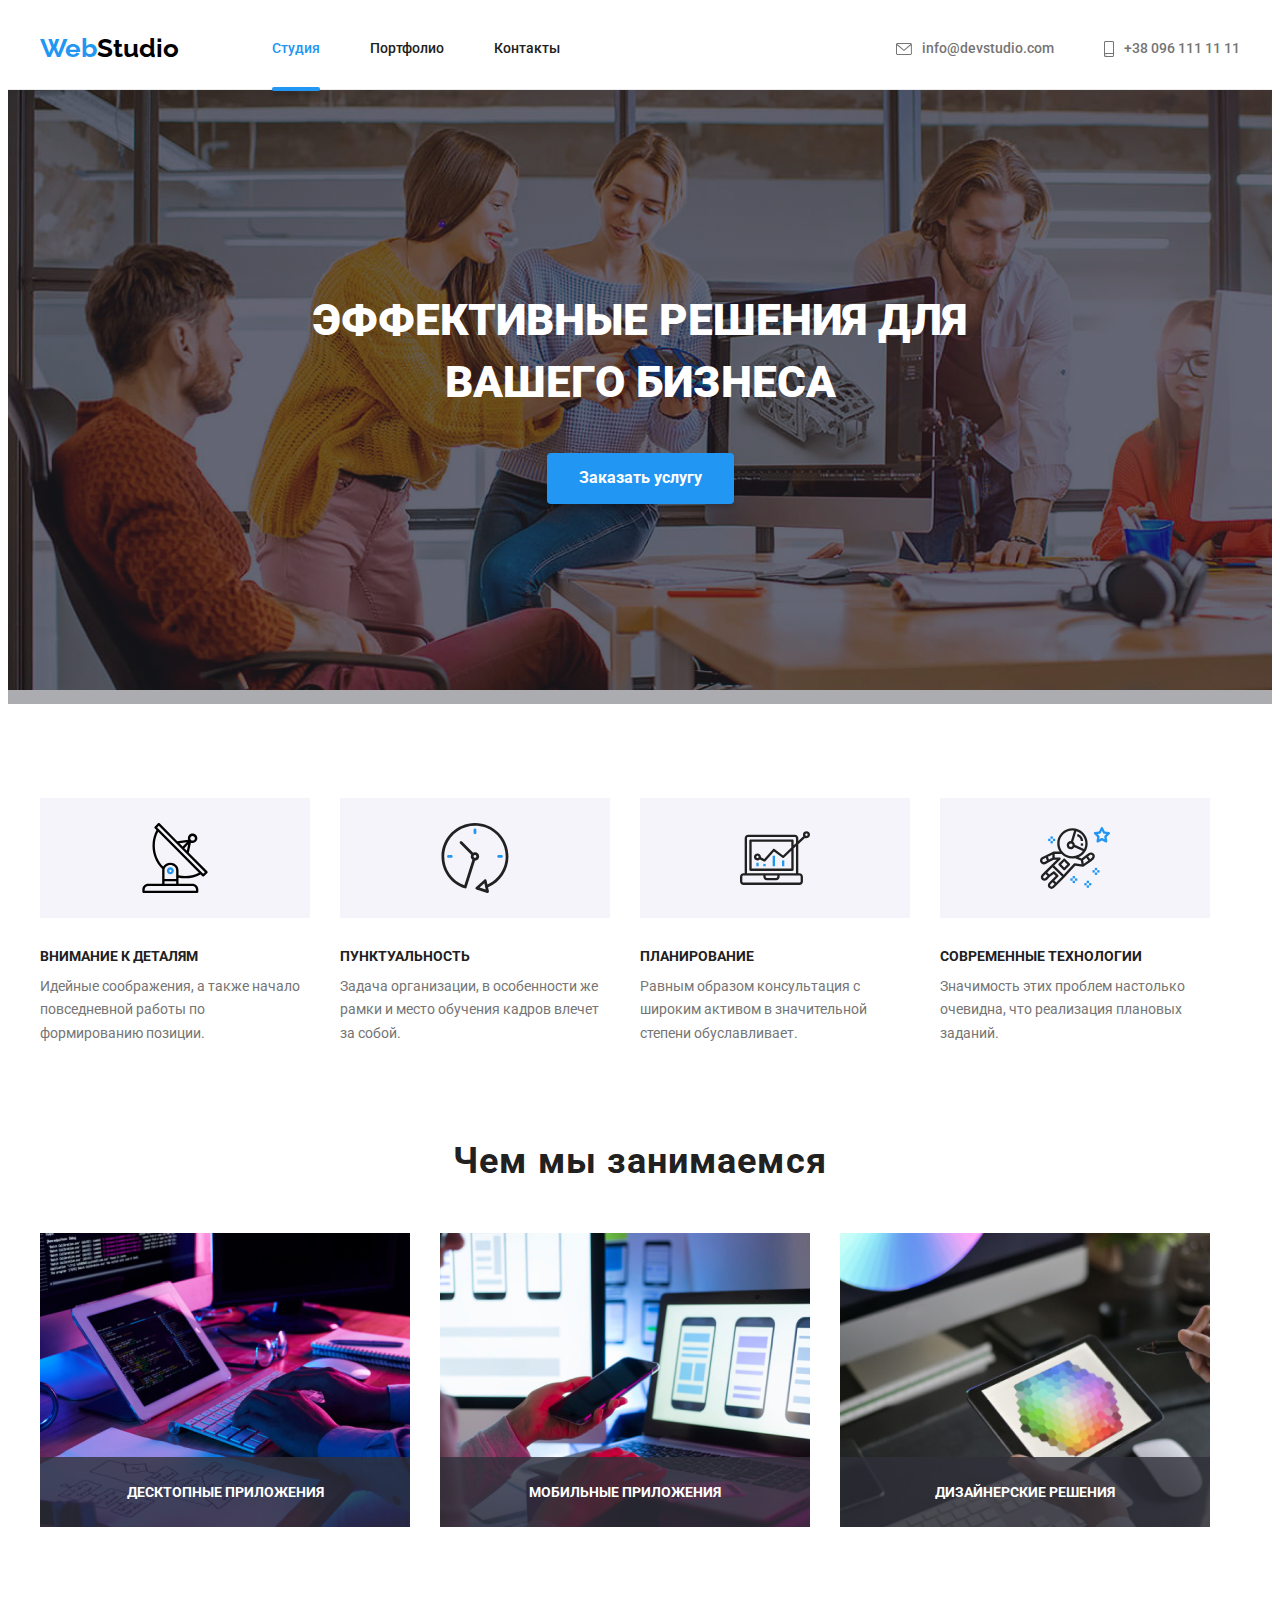
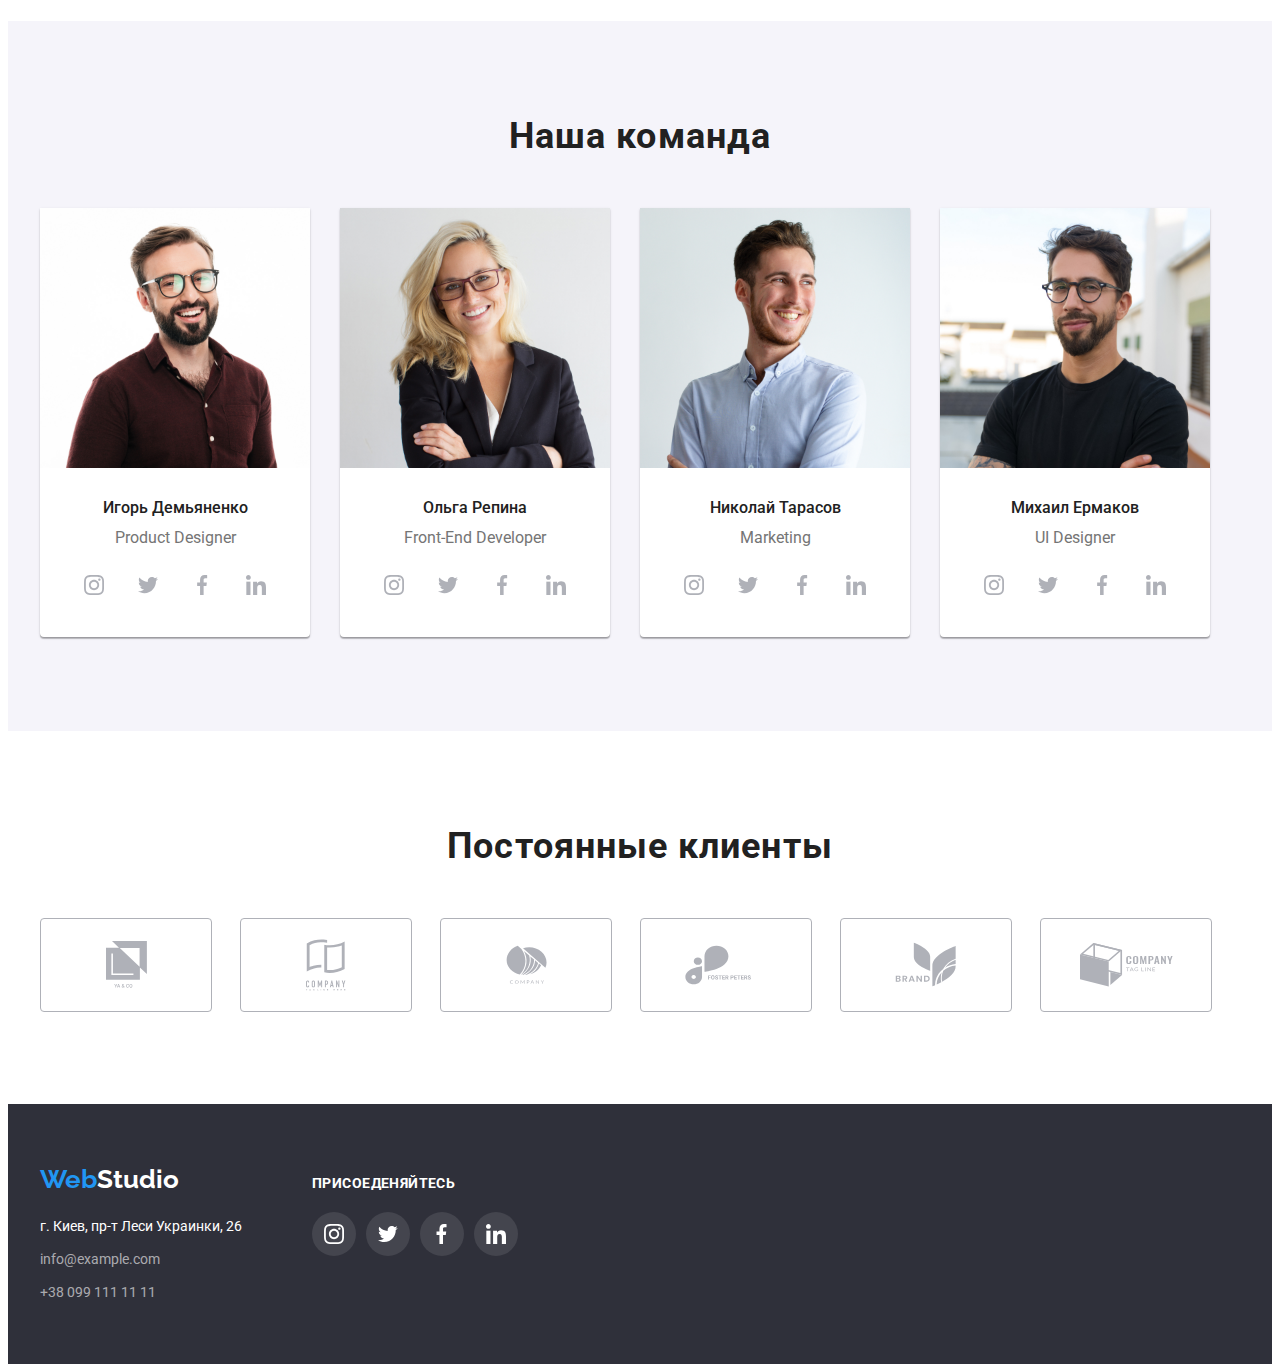
<file: index.html>
<!DOCTYPE html>
<html lang="ru">
<head>
    <meta charset="UTF-8">
    <meta http-equiv="X-UA-Compatible" content="IE=edge">
    <meta name="viewport" content="width=device-width, initial-scale=1.0">
    <title>Document</title>
    
    <link rel="stylesheet" href="https://cdnjs.cloudflare.com/ajax/libs/modern-normalize/1.1.0/modern-normalize.min.css" integrity="sha512-wpPYUAdjBVSE4KJnH1VR1HeZfpl1ub8YT/NKx4PuQ5NmX2tKuGu6U/JRp5y+Y8XG2tV+wKQpNHVUX03MfMFn9Q==" crossorigin="anonymous" referrerpolicy="no-referrer" />
    <link href="https://fonts.googleapis.com/css2?family=Raleway:wght@700&family=Roboto:wght@400;500;700;900&display=swap" rel="stylesheet">
    <link rel="stylesheet" href="./css/styles.css">
  </head>
<body>
   
   <!--Header container-->
   <header class="header">
       <div class="container inline-nav">
      
       
        <!--Hav-->
   
        <nav class="inline-nav">
       
          <a class="webstudio" href="./index.html"><span class="Web">Web</span>Studio</a>
         <ul class="site-nav">
          <li class="nav-item"><a class="link studio current stud" href="./index.html">Студия</a>
          </li>
          <li class="nav-item"><a class="link portfolio " href="./portfolio.html">Портфолио</a></li>
          <li class="nav-item"><a class="link contacts " href="./index.html">Контакты</a></li>
         </ul>
        
         </nav> 

        

        <!--Contacts Header--> 
       
           <ul class="contact">
           <li class="contact-item"><a class="mail flex-con" href="mailto:info@devstudio.com">
             <svg class="icon" width="16px" height="12px"><use href=".//images/icons..svg#icon-envelope-hover"></use></svg>info@devstudio.com</a></li>
             <li class="contact-item"><a class="tel flex-con" href="tel:+380961111111">
               <svg class="icon" width="10px" height="16px"><use href="./images/icons..svg#icon-smartphone"></use></svg> +38 096 111 11 11</a></li>
           </ul>
           
                

         
        
        
           
    </header>
    
  
    
    <!--Main information-->
       
    <main>

      <!--Section one-->
       
        <section class="hero">
         <div class="container">
          <h1 class="desicions">Эффективные решения для вашего бизнеса</h1>
  
          <button class="button" type="button"  data-modal-open>Заказать услугу</button>
        </div>
         </section>
        
         
      
      
        <!--section peculiarities-->
  
        
      
        <section class="section">
          <div class="container">
          <h2 class="visually-hidden">Преимущества</h2>
        
        <ul class="flex-decisions">
            <li class="title-item"> 
              <div class="dec-cont">
              <svg class="dec-icon" width="70px" height="70px"><use href="./images/icons..svg#icon-antenna-1"></use></svg>
              </div> 
              <h3 class="h3-text">Внимание к деталям</h3>
              <p class="p-text">Идейные соображения, а также начало повседневной работы по формированию позиции.</p></li> 
            
            <li class="title-item"> 
              <div class="dec-cont">
              <svg class="dec-icon" width="70px" height="70px"><use href="./images/icons..svg#icon-clock-1-1"></use></svg>
              </div>
              <h3 class="h3-text">Пунктуальность</h3>
              <p class="p-text">Задача организации, в особенности же рамки и место обучения кадров влечет за собой.</p></li>
            
            <li class="title-item"> 
              <div class="dec-cont">
              <svg class="dec-icon" width="70px" height="70px"><use href="./images/icons..svg#icon-diagram-1"></use></svg>
              </div>
              <h3 class="h3-text">Планирование</h3>
              <p class="p-text">Равным образом консультация с широким активом в значительной степени обуславливает.</p></li>
            
            <li class="title-item"> 
              <div class="dec-cont">
              <svg class="dec-icon" width="70px" height="70px"><use href="./images/icons..svg#icon-astronaut-1"></use></svg>
              </div>
              <h3 class="h3-text">Современные технологии</h3>
              <p class="p-text">Значимость этих проблем настолько очевидна, что реализация плановых заданий.</p></li>
        </ul>
      </div>
       </section>
     

    <!--What are we doing section-->
   
    <section class="section what-doing-section">
     
      <div class="container">        
      <h2 class="what-doing">Чем мы занимаемся</h2> 
      
      <!--Photos-->
      <ul class="flex-what-doing">
        <li class="img">
          <img src="./images/img.jpg" alt="photo" width="370"  class="img-title">
          <h3 class="li-title">Десктопные приложения</h3>
        </li>
        <li class="img">
          <img src="./images/box2.jpg" alt="photo" width="370" height="294">
          <h3 class="li-title">Мобильные приложения</h3>
        </li>
        <li class="img">
          <img src="./images/box3.jpg" alt="photo" width="370" height="294">
          <h3 class="li-title">Дизайнерские решения</h3>
        </li>     
     </ul>
    
         
              
     </div>  
    </section>
  
      <!--Our team sectoin-->  
      
      <section class="section bc-team">
        <div class="container">
            <h2 class="our-team">
                Наша команда  
            </h2> 
            
            <!--team-->
            <ul class="flex-our-team">
              <li class="card"> 
                
                <img src="./images/img1.jpg" alt="Diemyanenko.Product Desinger." width="270">
             
                <div class="cards-text">
                  <h3 class="member-team">Игорь Демьяненко</h3> <p lang="en" class="class">Product Designer</p>
                  <ul class="soc-links">
                      <li class="soc-links-item">
                       <a href="" class="soc-links-link">
                        <svg class="soc-links-icon" width="20px" height="20px">
                          <use href="./images/icons..svg#icon-instagram-2"></use>
                    
                        </svg>
                         
                       </a>   
                      </li>
                      
                      <li class="soc-links-item">
                       <a href="" class="soc-links-link">
                        <svg class="soc-links-icon" width="20px" height="20px">
                          <use href="./images/icons..svg#icon-twitter-1"></use>
                        </svg>
                       </a>
                      </li>
                      
                      <li class="soc-links-item">
                        <a href="" class="soc-links-link">
                          <svg class="soc-links-icon" width="20px" height="20px">
                            <use href="./images/icons..svg#icon-facebook-1"></use>
                          </svg>
                        </a>
                      </li>
                        
                      <li class="soc-links-item">
                        <a href="" class="soc-links-link">
                          <svg class="soc-links-icon" width="20px" height="20px">
                            <use href="./images/icons..svg#icon-linkedin-1"></use>
                          </svg>
                        </a>
                      </li>
                    </ul>
                    </li>
                  
                   <li class="card">
                    
                      <img src="./images/img2.jpg" alt="Repina.Front-End Developer." width="270">
                      <div class="cards-text"><h3 class="member-team">Ольга Репина</h3> <p lang="en" class="class">Front-End Developer</p>
                      <ul class="soc-links">
                      <li class="soc-links-item">
                       <a href="" class="soc-links-link">
                        <svg class="soc-links-icon" width="20px" height="20px">
                          <use href="./images/icons..svg#icon-instagram-2"></use>
                    
                        </svg>
                         
                       </a>   
                      </li>
                      
                      <li class="soc-links-item">
                       <a href="" class="soc-links-link">
                        <svg class="soc-links-icon" width="20px" height="20px">
                          <use href="./images/icons..svg#icon-twitter-1"></use>
                        </svg>
                       </a>
                      </li>
                      
                      <li class="soc-links-item">
                        <a href="" class="soc-links-link">
                          <svg class="soc-links-icon" width="20px" height="20px">
                            <use href="./images/icons..svg#icon-facebook-1"></use>
                          </svg>
                        </a>
                      </li>
                        
                      <li class="soc-links-item">
                        <a href="" class="soc-links-link">
                          <svg class="soc-links-icon" width="20px" height="20px">
                            <use href="./images/icons..svg#icon-linkedin-1"></use>
                          </svg>
                        </a>
                      </li>
                    </ul>
                  </div>
                
                           
                </li>
               <li class="card">
                 
                  <img src="./images/img3.jpg" alt="Tarasov.Marketing." width="270">
                  <div class="cards-text"><h3 class="member-team">Николай Тарасов</h3> <p lang="en" class="class">Marketing</p>
                  <ul class="soc-links">
                  <li class="soc-links-item">
                   <a href="" class="soc-links-link">
                    <svg class="soc-links-icon" width="20px" height="20px">
                      <use href="./images/icons..svg#icon-instagram-2"></use>
                
                    </svg>
                     
                   </a>   
                  </li>
                  
                  <li class="soc-links-item">
                   <a href="" class="soc-links-link">
                    <svg class="soc-links-icon" width="20px" height="20px">
                      <use href="./images/icons..svg#icon-twitter-1"></use>
                    </svg>
                   </a>
                  </li>
                  
                  <li class="soc-links-item">
                    <a href="" class="soc-links-link">
                      <svg class="soc-links-icon" width="20px" height="20px">
                        <use href="./images/icons..svg#icon-facebook-1"></use>
                      </svg>
                    </a>
                  </li>
                    
                  <li class="soc-links-item">
                    <a href="" class="soc-links-link">
                      <svg class="soc-links-icon" width="20px" height="20px">
                        <use href="./images/icons..svg#icon-linkedin-1"></use>
                      </svg>
                    </a>
                  </li>
                </ul>
              </div>
               </li>
               <li class="card">
                 <img src="./images/img4.jpg" alt="Ermakov.UI Desinger." width="270">
               <div class="cards-text"><h3 class="member-team">Михаил Ермаков</h3> <p lang="en" class="class"> UI Designer</p> 
               <ul class="soc-links">
               <li class="soc-links-item">
                <a href="" class="soc-links-link">
                 <svg class="soc-links-icon" width="20px" height="20px">
                   <use href="./images/icons..svg#icon-instagram-2"></use>
             
                 </svg>
                  
                </a>   
               </li>
               
               <li class="soc-links-item">
                <a href="" class="soc-links-link">
                 <svg class="soc-links-icon" width="20px" height="20px">
                   <use href="./images/icons..svg#icon-twitter-1"></use>
                 </svg>
                </a>
               </li>
               
               <li class="soc-links-item">
                 <a href="" class="soc-links-link">
                   <svg class="soc-links-icon" width="20px" height="20px">
                     <use href="./images/icons..svg#icon-facebook-1"></use>
                   </svg>
                 </a>
               </li>
                 
               <li class="soc-links-item">
                 <a href="" class="soc-links-link">
                  
                  <svg class="soc-links-icon" width="20px" height="20px">
                     <use href="./images/icons..svg#icon-linkedin-1"></use>
                   </svg>
                  
                 </a>
               </li>
                 </ul>
              </div>
               </li>   
              </ul>
            

            </div>
        </section>
      
        <section class="section">
          <div class="container">
            <div>
            <h2 class="clients-head">Постоянные клиенты</h2>
            <ul class="regular-customers">
            <li class="regular-items">
              <a href="" class="regular-links">
                <svg class="regular-icon" width="41px" height="47px">
                  <use href="./images/icons..svg#icon-ya-go"></use>
                </svg>
              </a>
            </li>
             
            <li class="regular-items">
              <a href="" class="regular-links">
                <svg class="regular-icon" width="40px" height="52px">
                  <use  href="./images/icons..svg#icon-tagline-here"></use>
                </svg>
              </a>
            </li>

            <li class="regular-items">
              <a href="" class="regular-links">
                <svg class="regular-icon" width="41px" height="43px">
                  <use  href="./images/icons..svg#icon-company"></use>
                </svg>
              </a>
            </li>

            <li class="regular-items">
              <a href="" class="regular-links">
                <svg class="regular-icon" width="84px" height="40px">
                  <use  href="./images/icons..svg#icon-foster-peters"></use>
                </svg>
              </a>
            </li>

            <li class="regular-items">
              <a href="" class="regular-links">
                <svg class="regular-icon" width="62px" height="45px">
                  <use  href="./images/icons..svg#icon-brand"></use>
                </svg>
              </a>
            </li>
 
            <li class="regular-items">
              <a href="" class="regular-links">
                <svg class="regular-icon" width="93px" height="63px">
                  <use class="" href="./images/icons..svg#icon-tag-line-company"></use>
                </svg>
              </a>
            </li>
           </ul>
          </div>
        </section>
    
    </main>
    <!--Footer section--> 
    
    <footer class="footer">
      <div class="container foot-cont">
        
        <div>
          <a href="./index.html" class="webstudio-footer"><span class="Web">Web</span>Studio</a>
          <address>
                <ul>
                   <li class="footer-item"><a href ="https://goo.gl/maps/MFTDkAoGyG5AVStr5" class="adress" target="_blank" rel="noreferrer noopener">г. Киев, пр-т Леси Украинки, 26</a></li> 
                   <li class="footer-item"><a href="mailto:info@example.com" class="mail-footer">info@example.com</a></li>
                   <li class="footer-item"><a href="tel:+380991111111" class="tel-footer">+38 099 111 11 11</a></li> 
                </ul>
            </address>
          </div>
      
        <div class="soc-container">
        <h2 class="soc-head">Присоеденяйтесь</h2>
        <ul class="soc-footer">
            
            <li class="soc-footer-item">
              <a href="" class="soc-footer-link">
                <svg class="soc-footer-icon" width="20px" height="20px">
                  <use href="./images/icons..svg#icon-instagram-2-1"></use>
                </svg>
              </a>
            </li>
            
            <li class="soc-footer-item">
              <a href="" class="soc-footer-link">
                <svg class="soc-footer-icon" width="20px" height="20px">
                  <use href="./images/icons..svg#icon-Twitter-2-1"></use>
                </svg>
              </a>
            </li>
            
            <li class="soc-footer-item">
              <a href="" class="soc-footer-link">
                <svg class="soc-footer-icon" width="20px" height="20px">
                  <use href="./images/icons..svg#icon-facebook-2-1"></use>
                </svg>
              </a>
            </li>
            
            <li class="soc-footer-item">
              <a href="" class="soc-footer-link">
                <svg class="soc-footer-icon" width="20px" height="20px">
                  <use href="./images/icons..svg#icon-linkedin-2-1"></use>
                </svg>
              </a>
            </li>
           </ul>
      </div>  
     
         
      </div>
    </footer>
  
  
  
    
    
       
    
       
 
    <!--Modal window (start)-->
    <div class="backdrop is-hidden" data-modal>
      <div class="modal">
        <button type="button" class="modal-close" data-modal-close>
          <svg  width="11" height="11" fill="#000" xmlns="http://www.w3.org/2000/svg">
            <path d="M11 1.108 9.892 0 5.5 4.392 1.108 0 0 1.108 4.392 5.5 0 9.892 1.108 11 5.5 6.608 9.892 11 11 9.892 6.608 5.5 11 1.108Z" />
          </svg>
        </button>
      </div>
    </div>
    <!--Modal window (end)-->
   
    <script src="./js/modal.js"></script>
</body>
</html>
</file>
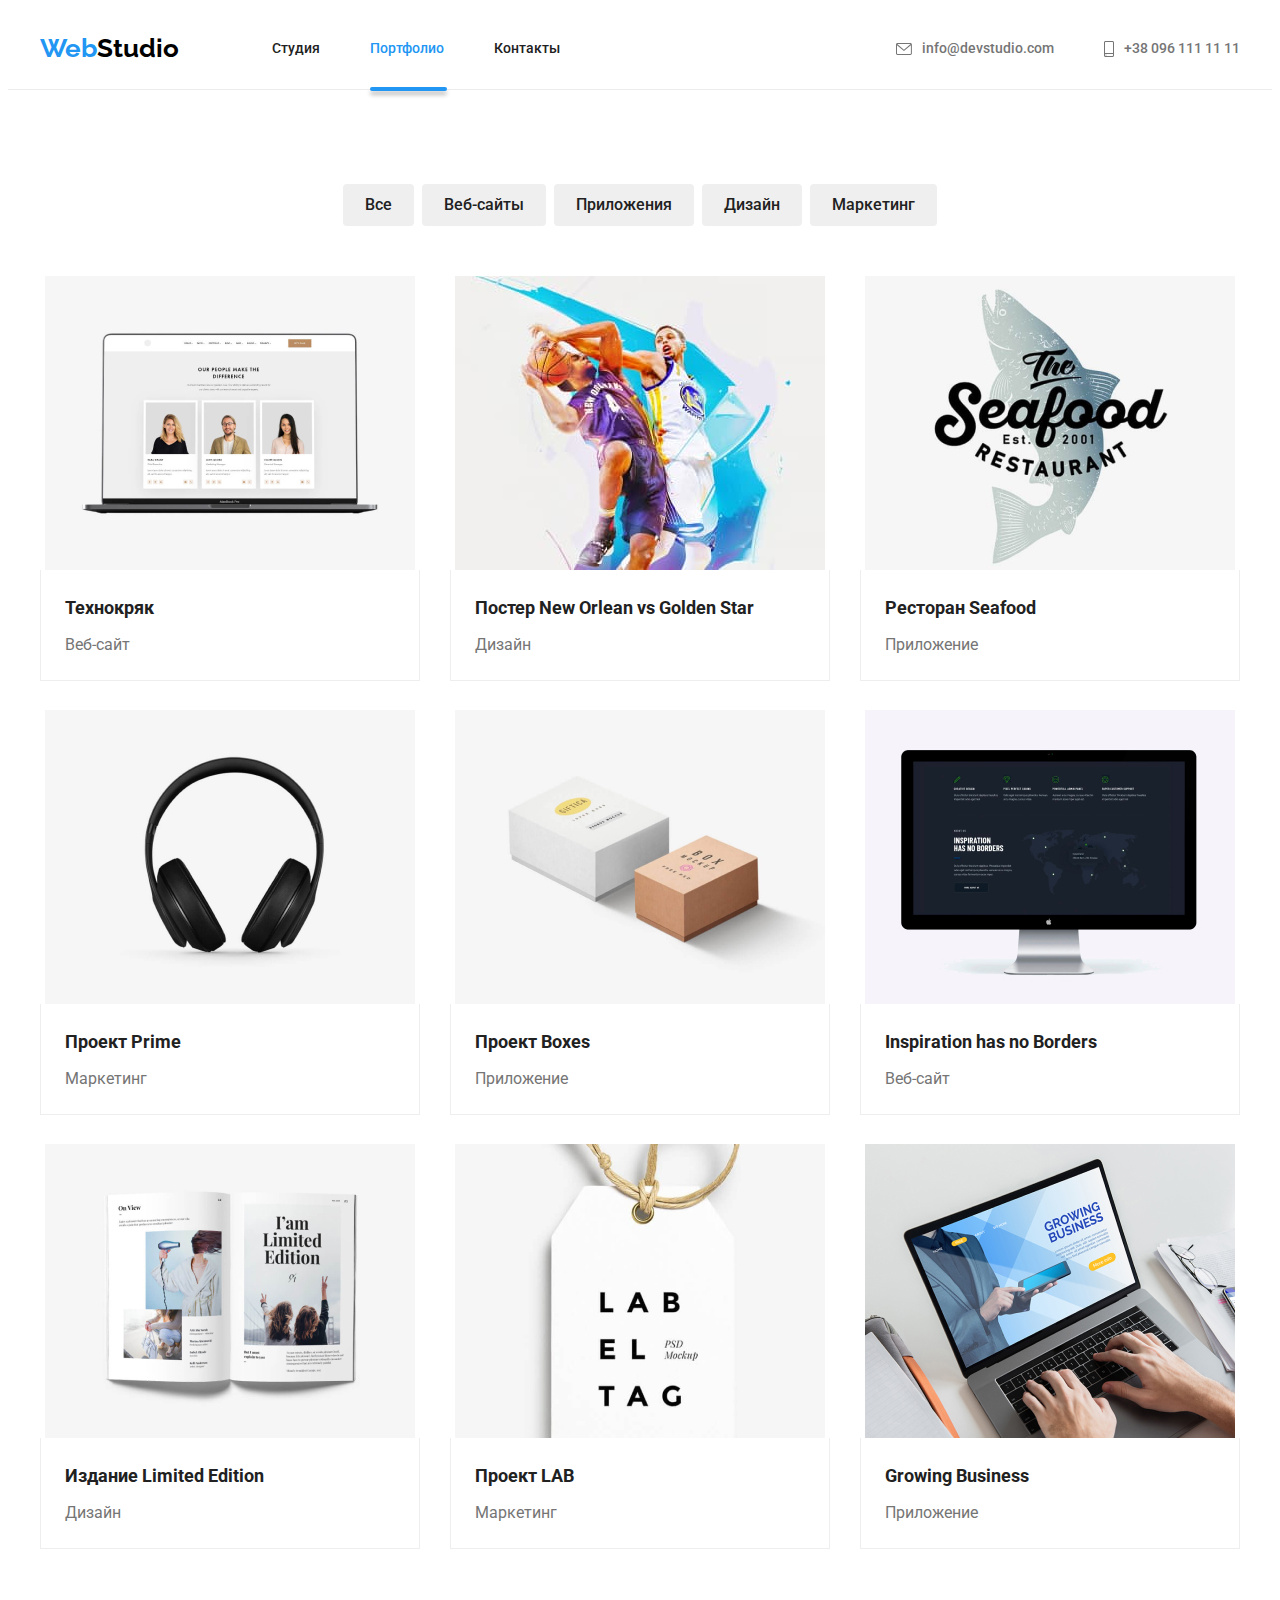
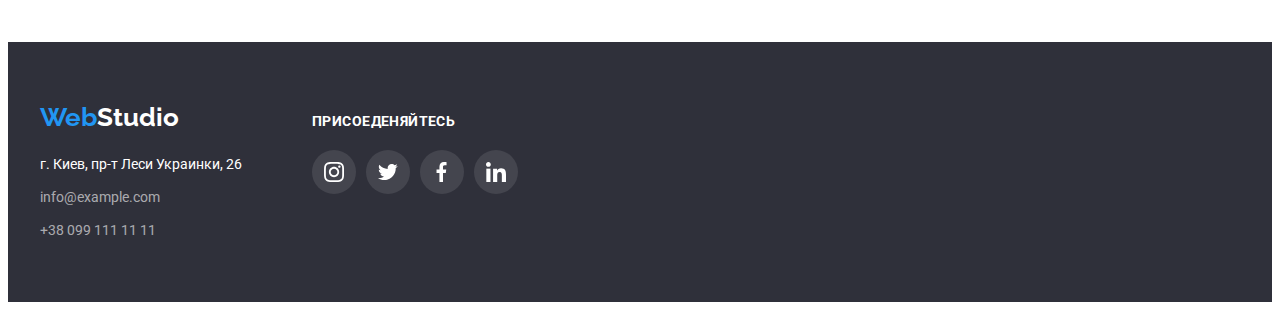
<file: portfolio.html>
<!DOCTYPE html>
<html lang="ru">
  <head>
    <meta charset="UTF-8" />
    <meta http-equiv="X-UA-Compatible" content="IE=edge" />
    <meta name="viewport" content="width=device-width, initial-scale=1.0" />
    <title>Document</title>
    <link rel="stylesheet" href="https://cdnjs.cloudflare.com/ajax/libs/modern-normalize/1.1.0/modern-normalize.min.css" integrity="sha512-wpPYUAdjBVSE4KJnH1VR1HeZfpl1ub8YT/NKx4PuQ5NmX2tKuGu6U/JRp5y+Y8XG2tV+wKQpNHVUX03MfMFn9Q==" crossorigin="anonymous" referrerpolicy="no-referrer" />
    <link rel="stylesheet" href="./css/styles.css" />
    <link
      href="https://fonts.googleapis.com/css2?family=Raleway:wght@700&family=Roboto:wght@400;500;700;900&display=swap"
      rel="stylesheet"
    />
  </head>
  <body>
    <!--Header container-->

    <header class="header">
      <div class="container inline-nav">
     
      
       <!--Hav-->
  
       <nav class="inline-nav">
      
         <a class="webstudio" href="./index.html"><span class="Web">Web</span>Studio</a>
        <ul class="site-nav">
         <li class="nav-item"><a class="link studio  " href="./index.html">Студия</a></li>
         <li class="nav-item"><a class="link portfolio current portf" href="./portfolio.html">Портфолио</a>
        </li>
         <li class="nav-item"><a class="link contacts " href="./index.html">Контакты</a></li>
        </ul>
       
        </nav> 

       

       <!--Contacts Header--> 
      
          <ul class="contact">
          <li class="contact-item"><a class="mail flex-con" href="mailto:info@devstudio.com">
            <svg class="icon" width="16px" height="12px"><use href=".//images/icons..svg#icon-envelope-hover"></use></svg>info@devstudio.com</a></li>
            <li class="contact-item"><a class="tel flex-con" href="tel:+380961111111">
              <svg class="icon" width="10px" height="16px"><use href="./images/icons..svg#icon-smartphone"></use></svg> +38 096 111 11 11</a></li>
          </ul>
          
               

        
       
       
          
   </header>

    <!--Main-->
    <main>
      <!--out buttons-->
      <section class="section">
        <div class="container">
        <ul class="buttons-all">
        <li class="item-buttons"><button type="button" class="buttons">Все</button></li>
        <li class="item-buttons"><button type="button" class="buttons">Веб-сайты</button></li>
        <li class="item-buttons"><button type="button" class="buttons">Приложения</button></li>
        <li class="item-buttons"><button type="button" class="buttons">Дизайн</button></li>
        <li class="item-buttons"><button type="button" class="buttons">Маркетинг</button></li>
      </ul>
   
    
      <!--Our projects-->
      
        
      <ul class="cards">
        <li class="card-set">
         
            <a class="link-hover" href="">
              <div class="hover-thumb">
              <img src="./images/img01.jpg" alt="project1" width="370" />
              <p class="title-text">Ресурс предлагает комплексные предложения с разным уровнем функционала и сервисов. Все это позволит посетителю получить исчерпывающие сведения о компании или частном лице.</p>
            </div>
              <div class="card-item">
                <h3 class="title-project">Технокряк</h3>
                <p class="platform">Веб-сайт</p>
              </div>
            </a>
            
          
        </li>

        <li class="card-set">
          
           <a class="link-hover" href="">
            <div class="hover-thumb">
              <p class="title-text">Ресурс предлагает комплексные предложения с разным уровнем функционала и сервисов. Все это позволит посетителю получить исчерпывающие сведения о компании или частном лице.</p>
            <img src="./images/img02.jpg" alt="New Orlean vs Golden Star" width="370" class="title-img"/>
            </div>
            <div class="card-item">
              <h3 class="title-project">Постер New Orlean vs Golden Star</h3>
             <p class="platform">Дизайн</p>
           </div> 
          </a> 
           
          
        </li>

        <li class="card-set">
          
           <a class="link-hover" href="">
            <div class="hover-thumb">
            <img src="./images/img03.jpg" alt="Restorant Seafood" width="370" />
            <p class="title-text">Ресурс предлагает комплексные предложения с разным уровнем функционала и сервисов. Все это позволит посетителю получить исчерпывающие сведения о компании или частном лице.</p> 
          </div>
             <div class="card-item">
              <h3 class="title-project">Ресторан Seafood</h3>
               <p class="platform">Приложение</p>
               </div> 
          </a>
           
          
        </li>

        <li class="card-set">
          
           <a class="link-hover" href="">
            <div class="hover-thumb">
              <img src="./images/img04.jpg" alt="Prime" width="370"/>
              <p class="title-text">Ресурс предлагает комплексные предложения с разным уровнем функционала и сервисов. Все это позволит посетителю получить исчерпывающие сведения о компании или частном лице.</p>
            </div>
            <div class="card-item">
              <h3 class="title-project">Проект Prime</h3>
             <p class="platform">Маркетинг</p>
           </div> 
          </a> 
           
          
        </li>

        <li class="card-set">
          
           <a class="link-hover" href=""> 
            <div class="hover-thumb">
            <img src="./images/img05.jpg" alt="boxes" width="370"/> 
            <p class="title-text">Ресурс предлагает комплексные предложения с разным уровнем функционала и сервисов. Все это позволит посетителю получить исчерпывающие сведения о компании или частном лице.</p>  
          </div>
            <div class="card-item">
              <h3 class="title-project">Проект Boxes</h3>
               <p class="platform">Приложение</p>
             </div> 
          </a>
           
        </li>

        <li class="card-set">
          
           <a class="link-hover" href="">
            <div class="hover-thumb">
            <img src="./images/img06.jpg" alt="Inspiration has no Borders" width="370"/>
            <p class="title-text">Ресурс предлагает комплексные предложения с разным уровнем функционала и сервисов. Все это позволит посетителю получить исчерпывающие сведения о компании или частном лице.</p>  
          </div>
            <div class="card-item">
              <h3 class="title-project">Inspiration has no Borders</h3>
              <p class="platform">Веб-сайт</p>
              </div> 
          </a> 
          
          </li>

        <li class="card-set">
          
           <a class="link-hover" href="">
            <div class="hover-thumb">
            <img src="./images/img07.jpg" alt="Limited Edition" width="370"/>
            <p class="title-text">Ресурс предлагает комплексные предложения с разным уровнем функционала и сервисов. Все это позволит посетителю получить исчерпывающие сведения о компании или частном лице.</p>  
          </div>
            <div class="card-item">
              <h3 class="title-project">Издание Limited Edition</h3>
              <p class="platform">Дизайн</p>
              </div> 
          </a> 
           
        </li>

        <li class="card-set">
         
           <a class="link-hover" href="">
            <div class="hover-thumb">
            <img src="./images/img08.jpg" alt="Project LAB" width="370" />
            <p class="title-text">Ресурс предлагает комплексные предложения с разным уровнем функционала и сервисов. Все это позволит посетителю получить исчерпывающие сведения о компании или частном лице.</p>  
          </div>
            <div class="card-item">
              <h3 class="title-project">Проект LAB</h3>
              <p class="platform">Маркетинг</p>
               </div> 
          </a> 
           
        </li>

        <li class="card-set">
         
          
            <a class="link-hover" href="" ">
              <div class="hover-thumb">
              <img src="./images/img09.jpg" alt="Growing businnes" width="370"/>
              <p class="title-text">Ресурс предлагает комплексные предложения с разным уровнем функционала и сервисов. Все это позволит посетителю получить исчерпывающие сведения о компании или частном лице.</p>  
            </div>
              <div class="card-item">
                <h3 class="title-project">Growing Business</h3>
                 <p class="platform">Приложение</p>
                </div> 
            </a> 
           
         
       
        </li>
      </ul>
    </div>
    </section>
      

    <!--Footer section-->
    <footer class="footer">
      <div class="container foot-cont">
        
        <div>
          <a href="./index.html" class="webstudio-footer"><span class="Web">Web</span>Studio</a>
          <address>
                <ul>
                   <li class="footer-item"><a href ="https://goo.gl/maps/MFTDkAoGyG5AVStr5" class="adress" target="_blank" rel="noreferrer noopener">г. Киев, пр-т Леси Украинки, 26</a></li> 
                   <li class="footer-item"><a href="mailto:info@example.com" class="mail-footer">info@example.com</a></li>
                   <li class="footer-item"><a href="tel:+380991111111" class="tel-footer">+38 099 111 11 11</a></li> 
                </ul>
            </address>
          </div>
      
        <div class="soc-container">
        <h2 class="soc-head">Присоеденяйтесь</h2>
        <ul class="soc-footer">
            
            <li class="soc-footer-item">
              <a href="" class="soc-footer-link">
                <svg class="soc-footer-icon" width="20px" height="20px">
                  <use href="./images/icons..svg#icon-instagram-2-1"></use>
                </svg>
              </a>
            </li>
            
            <li class="soc-footer-item">
              <a href="" class="soc-footer-link">
                <svg class="soc-footer-icon" width="20px" height="20px">
                  <use href="./images/icons..svg#icon-Twitter-2-1"></use>
                </svg>
              </a>
            </li>
            
            <li class="soc-footer-item">
              <a href="" class="soc-footer-link">
                <svg class="soc-footer-icon" width="20px" height="20px">
                  <use href="./images/icons..svg#icon-facebook-2-1"></use>
                </svg>
              </a>
            </li>
            
            <li class="soc-footer-item">
              <a href="" class="soc-footer-link">
                <svg class="soc-footer-icon" width="20px" height="20px">
                  <use href="./images/icons..svg#icon-linkedin-2-1"></use>
                </svg>
              </a>
            </li>
           </ul>
      </div>  
     
         
      </div>
    </footer>
  </body>
</html>
</file>
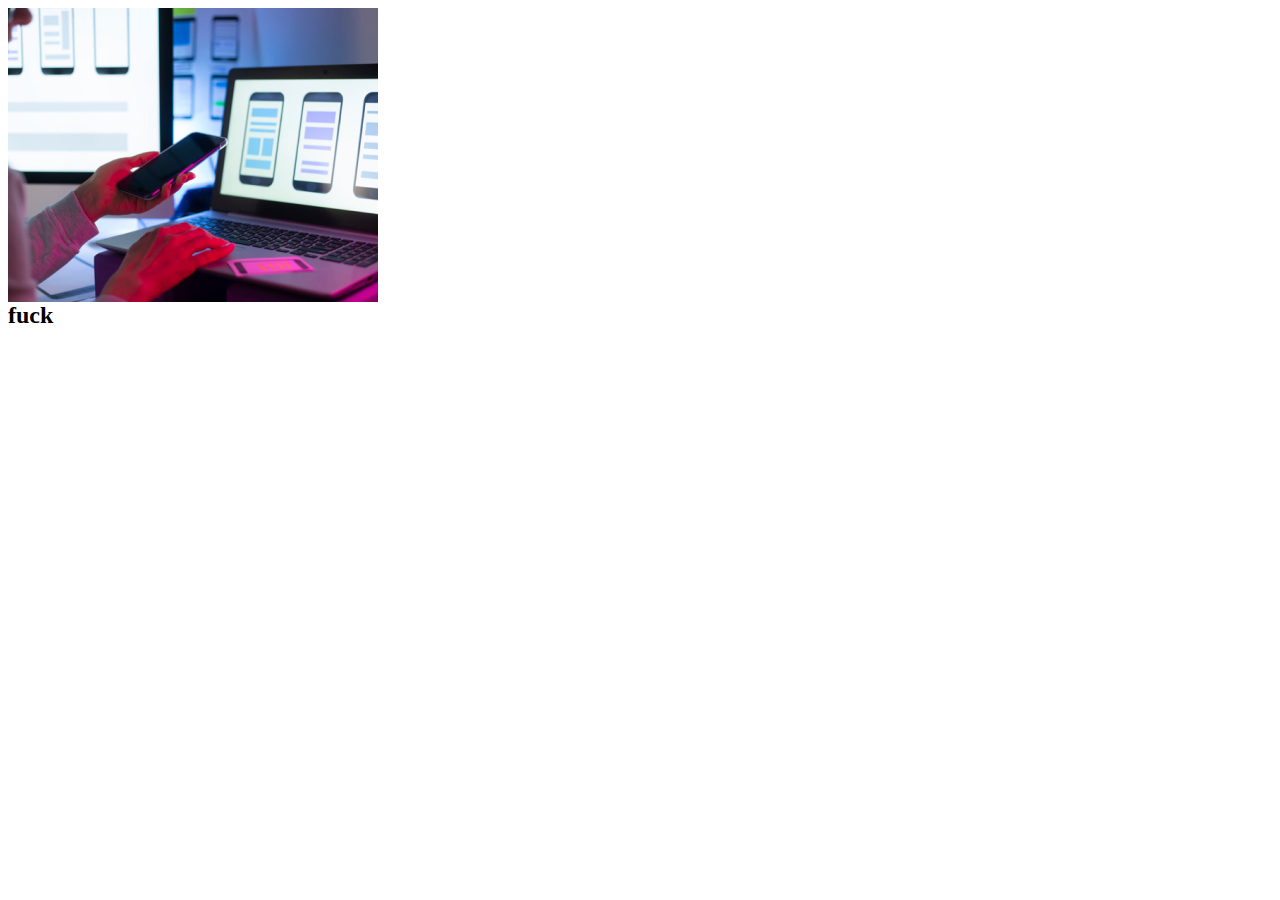
<file: test.html>
<!DOCTYPE html>
<html lang="en">
<head>
    <meta charset="UTF-8">
    <meta http-equiv="X-UA-Compatible" content="IE=edge">
    <meta name="viewport" content="width=device-width, initial-scale=1.0">
    <title>Document</title>
    <link rel="stylesheet" href="./css/styles.css">
</head>
<body>
    <div class="image">
        <img src="./images/box2.jpg" alt="">
        <h2 class="h2">fuck</h2>
       
    </div>
</body>
</html>
</file>
<file: css/styles.css>
html {
  box-sizing: border-box;
}

body {
  font-family: 'Roboto', Raleway;
}

h1,
h2,
h3,
h4,
h5,
h6 {
  margin: 0%;
}

ul {
  margin: 0;
  padding: 0;
}
li {
  list-style-type: none;
}
img {
  display: block;
  max-width: 100%;
  height: auto;
}

:root {
  --studio-portfolio-color: #2196f3;
}
/* container */
.container {
  padding-right: 15px;
  padding-left: 15px;
  width: 1200px;
  margin: 0 auto;
}

/*section*/
.section {
  padding: 94px 0 94px 0;
}

.visually-hidden {
  position: absolute;
  white-space: nowrap;
  width: 1px;
  height: 1px;
  overflow: hidden;
  border: 0;
  padding: 0;
  clip: rect(0 0 0 0);
  clip-path: inset(50%);
  margin: -1px;
}

.header {
  border-bottom: 1px solid #ececec;
  padding-top: 25px;
  padding-bottom: 25px;
}

/* logo-website */
.webstudio {
  margin-right: 93px;
  font-family: Raleway;
  font-weight: 700;
  color: black;
  text-decoration: none;
  font-size: 26px;
  line-height: 1.2;
}

.Web {
  color: #2196f3;
}

/* links */

.link {
  text-decoration: none;
  font-weight: 500;
  font-size: 14px;
  line-height: 1.7;
  display: flex;
  position: relative;
}

.stud::after {
  display: block;
  position: absolute;
  width: 48px;
  height: 4px;
  top: 50px;

  background-color: rgba(33, 150, 243, 1);
  content: '';

  box-shadow: 0px 4px 4px rgba(0, 0, 0, 0.25);
  border-radius: 2px;
}

.portf::after {
  display: block;
  position: absolute;
  width: 77px;
  height: 4px;
  bottom: 0;
  top: 50px;

  background-color: rgba(33, 150, 243, 1);
  content: '';

  box-shadow: 0px 4px 4px rgba(0, 0, 0, 0.25);
  border-radius: 2px;
}
.hover-port {
  width: 77px;
  height: 4px;
  background-color: #2196f3;

  box-shadow: 0px 4px 4px rgba(0, 0, 0, 0.25);
  border-radius: 2px;
}
/* Nav / !NAV FLEX! */

.inline-nav {
  display: flex;
}

.site-nav {
  display: flex;
  align-self: center;
}

.nav-item {
  margin-right: 50px;
}
.nav-item:last-child {
  margin-right: 0;
}
.link.studio.current {
  color: var(--studio-portfolio-color);
}
.link.portfolio.current {
  color: var(--studio-portfolio-color);
}

/* contacts / contact flex */
.contact {
  display: flex;
  margin-left: auto;
  align-self: center;
}
.contact-item:last-child {
  margin-right: 0px;
}
.mail-tel {
  margin-left: auto;
  display: flex;
}

.contact-item {
  margin-right: 50px;
  display: flex;
  text-align: center;
}
.contact-item:last-childp {
  margin-right: 0px;
}

.link:hover,
.link:focus,
.link {
  color: #2196f3;
  transition: 250ms cubic-bezier(0.4, 0, 0.2, 1);
}

.studio,
.portfolio,
.contacts {
  color: #212121;
}

.flex-con {
  display: flex;
  align-items: center;
  gap: 10px;
}

.mail {
  text-decoration: none;
  color: #757575;
  font-size: 14px;
  line-height: 1.7;
  font-weight: 500;

  transition: color 250ms cubic-bezier(0.4, 0, 0.2, 1);
}

.mail:hover,
.mail:focus {
  color: #2196f3;
  transition: 250ms cubic-bezier(0.4, 0, 0.2, 1);
}
.icon {
  fill: currentColor;
}
.tel {
  color: #757575;
  text-decoration: none;
  font-size: 14px;
  line-height: 1.2;
  font-weight: 500;

  transition: color 250ms cubic-bezier(0.4, 0, 0.2, 1);
}

.tel:hover,
.tel:focus {
  color: #2196f3;
  transition: 250ms cubic-bezier(0.4, 0, 0.2, 1);
}

/* Hero section */
.hero {
  padding-top: 200px;
  padding-bottom: 200px;
  background-color: #2f303a;
  text-align: center;
  background: linear-gradient(rgba(47, 48, 58, 0.4), rgba(47, 48, 58, 0.4)),
    url(../images/hero-bg.jpg);
  max-width: 1600px;
  max-height: 600px;
  margin-left: auto;
  margin-right: auto;
  background-repeat: no-repeat;
}

.desicions {
  margin-left: auto;
  margin-right: auto;

  width: 696px;
  text-transform: uppercase;
  font-weight: 900;
  font-size: 44px;
  line-height: 1.4;
  color: #ffffff;
}

.button {
  margin-top: 40px;
  padding-top: 30px;

  background: #2196f3;
  color: #ffffff;
  line-height: 1.9;
  font-family: inherit;
  font-weight: 700;
  font-size: 16px;
  padding: 10px 32px;
  box-shadow: 0px 4px 4px rgba(0, 0, 0, 0.15);
  border-radius: 4px;
  border: none;
}

/* Modal window */
.backdrop {
  position: fixed;
  top: 0;
  left: 0;
  width: 100%;
  height: 100%;

  background-color: rgba(0, 0, 0, 0.2);

  opacity: 1;
  transition: opacity 250ms cubic-bezier(0.4, 0, 0.2, 1),
    visibility 250ms cubic-bezier(0.4, 0, 0.2, 1);
}

.backdrop.is-hidden {
  opacity: 0;
  pointer-events: none;
  visibility: hidden;
}

.backdrop.is-hidden .modal {
  transform: translate(-50%, -50%) scale(1.2);
}

.modal {
  position: absolute;
  top: 50%;
  left: 50%;
  transform: scale(1) translate(-50%, -50%);

  width: 528px;
  height: 581px;
  background-color: rgba(255, 255, 255, 1);
  border-radius: 4px;
  border: none;

  transition: transform 250ms cubic-bezier(0.4, 0, 0.2, 1);
}
.modal-close {
  display: flex;
  justify-content: center;
  align-items: center;

  margin-left: auto;
  margin-top: 8px;
  margin-right: 8px;

  width: 30px;
  height: 30px;
  border-radius: 50%;

  background-color: rgba(255, 255, 255, 1);
  border: 1px solid rgba(0, 0, 0, 0.1);
}

/*desicions*/
.flex-decisions {
  display: flex;
  gap: 30px;
}

.h3-text {
  margin-bottom: 10px;
  color: #212121;
  font-size: 14px;
  line-height: 1.2;
  text-transform: uppercase;
}
.p-text {
  margin: 0;
  color: #757575;
  font-size: 14px;
  line-height: 1.7;
}

.title-item {
  width: 270px;
}

.dec-cont {
  display: flex;
  align-items: center;
  justify-content: center;

  height: 120px;
  background-color: #f5f4fa;
  margin-bottom: 30px;
}

/* What are we doing */
.edge {
  font-weight: 700;
  font-size: 36px;
  line-height: 1.2;
  color: #212121;
}
/* flex */
.flex-what-doing {
  display: flex;
}
/* what-doing */
.what-doing {
  margin-bottom: 50px;
  text-align: center;
  font-weight: 700;
  color: #212121;
  font-size: 36px;
  line-height: 1.2;
  letter-spacing: 0.03em;
}
.img {
  margin-left: 30px;
  position: relative;
}
.img:first-child {
  margin-left: 0;
}
.what-doing-section {
  padding-top: 0;
}

.li-title {
  position: absolute;
  background: rgba(47, 48, 58, 0.8);

  display: flex;
  justify-content: center;
  align-items: center;

  bottom: 0;
  width: 100%;
  height: 70px;

  font-family: Roboto;
  font-weight: 700;
  color: rgba(255, 255, 255, 1);
  font-size: 14px;
  line-height: 1.17;
  letter-spacing: 0.03;
  text-transform: uppercase;
}
/* our team */

.bc-team {
  background-color: #f5f4fa;
}

.flex-our-team {
  display: flex;
  gap: 30px;
}

.our-team {
  margin-bottom: 50px;
  text-align: center;
  font-weight: 700;
  color: #212121;
  font-size: 36px;
  line-height: 1.2;
  letter-spacing: 0.03em;
}
/* Cards! */
.card {
  box-shadow: 0px 1px 3px rgba(0, 0, 0, 0.12), 0px 1px 1px rgba(0, 0, 0, 0.14),
    0px 2px 1px rgba(0, 0, 0, 0.2);
  border-radius: 0px 0px 4px 4px;
  background-color: #fff;
}

.cards-text {
  text-align: center;
  padding-top: 30px;
  padding-bottom: 30px;
}

/* member team */
.member-team {
  color: #212121;
  line-height: 1.2;
  font-weight: 500;
  font-size: 16px;
  margin-bottom: 10px;
}

.class {
  color: #757575;
  line-height: 1.2;
  margin: 0;
  margin-bottom: 16px;
}

/* Social links*/
.clients-head {
  margin-bottom: 50px;
  text-align: center;
  font-weight: 700;
  color: #212121;
  font-size: 36px;
  line-height: 1.2;
  letter-spacing: 0.03em;
}

.soc-links {
  display: flex;
  justify-content: center;
  gap: 10px;
}

.soc-links-icon {
  fill: #afb1b8;
  transition: fill 250ms cubic-bezier(0.4, 0, 0.2, 1);
}

.soc-links-link {
  width: 44px;
  height: 44px;
  border-radius: 50%;
  display: flex;
  align-items: center;
  justify-content: center;

  transition: background-color 250ms cubic-bezier(0.4, 0, 0.2, 1);
}
.soc-links-link:hover,
.soc-links-link:focus {
  background-color: #2196f3;
}

.soc-links-link:hover .soc-links-icon,
.soc-links-link:focus .soc-links-icon {
  fill: #ffffff;
  transition: 250ms cubic-bezier(0.4, 0, 0.2, 1);
}

/* Clients */
.tagline {
  margin-top: -10px;
}

.clients-head {
  margin-bottom: 50px;
  display: block;
  text-align: center;
  font-weight: 700;
  color: #212121;
  font-size: 36px;
  line-height: 1.2;
  letter-spacing: 0.03em;
}
.regular-customers {
  display: flex;
  gap: 30px;
}
.regular-items {
  width: 170px;
  height: 92px;
}

.regular-links {
  display: flex;
  justify-content: center;
  align-items: center;
  width: 100%;
  height: 100%;
  border: 1px solid #afb1b8;
  border-radius: 4px;

  transition: border 250ms cubic-bezier(0.4, 0, 0.2, 1);
}
.regular-icon {
  fill: #afb1b8;
  transition: fill 250ms cubic-bezier(0.4, 0, 0.2, 1);
}
.regular-links:hover,
.regular-links:focus {
  border-color: #2196f3;
}

.regular-links:hover .regular-icon,
.regular-links:focus .regular-icon {
  fill: #2196f3;
}

/* footer */

.footer {
  background-color: #2f303a;
  padding-top: 60px;
  padding-bottom: 60px;
}

.foot-cont {
  display: flex;
  align-items: baseline;
}

/* Webstudio Footer */
.webstudio-footer {
  display: block;
  margin-bottom: 20px;

  color: #ffffff;
  font-family: 'Raleway';
  font-weight: 700;
  text-decoration: none;
  font-size: 26px;
  line-height: 1.2;

  transition: color 250ms cubic-bezier(0.4, 0, 0.2, 1);
}
.webstudio-footer:hover,
.webstudio-footer:focus {
  color: #2196f3;
}

.footer-item {
  margin-bottom: 9px;
}
.footer-item:last-child {
  margin-bottom: 0;
}
/* Address */

.adress {
  display: inline-block;

  text-decoration: none;
  color: #ffffff;
  font-size: 14px;
  font-style: normal;
  line-height: 1.7;

  transition: color 250ms cubic-bezier(0.4, 0, 0.2, 1);
}
.adress:hover,
.adress:focus {
  color: #2196f3;
}

/* Mail */
.mail-footer {
  margin-bottom: 9px;

  color: #ffffff99;
  text-decoration: none;
  font-size: 14px;
  line-height: 1.7;
  font-style: normal;

  transition: color 250ms cubic-bezier(0.4, 0, 0.2, 1);
}
.mail-footer:hover,
.mail-footer:focus {
  color: #2196f3;
}

/* Tel */
.tel-footer {
  margin-bottom: 9px;

  text-decoration: none;
  color: #ffffff99;
  font-size: 14px;
  line-height: 1.7;
  font-style: normal;

  transition: color 250ms cubic-bezier(0.4, 0, 0.2, 1);
}
.tel-footer:hover,
.tel-footer:focus {
  color: #2196f3;
}

/* Social links footer */
.soc-container {
  margin-left: 70px;
}

.soc-head {
  margin-bottom: 20px;

  font-weight: 700;
  font-size: 14px;
  line-height: 1.14;
  letter-spacing: 0.03em;
  text-transform: uppercase;
  color: #ffffff;
}

.soc-footer {
  display: flex;
  justify-content: center;
  gap: 10px;
}

.soc-footer-link {
  display: flex;
  justify-content: center;
  align-items: center;
  width: 44px;
  height: 44px;
  border-radius: 50%;
  background: rgba(255, 255, 255, 0.1);

  transition: background-color 250ms cubic-bezier(0.4, 0, 0.2, 1);
}
.soc-footer-icon {
  fill: #fff;
}

.soc-footer-link:hover,
.soc-footer-link:focus {
  background: #2196f3;
}
/* PORTFOLIO!!! */

/*buttons*/
.buttons-all {
  margin-bottom: 50px;

  display: flex;
  justify-content: center;
}

.buttons {
  padding: 8px 22px;
  color: #212121;
  font-size: 16px;
  line-height: 1.6;
  font-family: inherit;
  font-weight: 500;
  border-radius: 4px;
  border: none;

  transition: color 250ms cubic-bezier(0.4, 0, 0.2, 1),
    background-color 250ms cubic-bezier(0.4, 0, 0.2, 1),
    box-shadow 250ms cubic-bezier(0.4, 0, 0.2, 1), border-radius 250ms cubic-bezier(0.4, 0, 0.2, 1);
}
.item-buttons {
  margin-right: 8px;
}
.item-buttons:last-child {
  margin-right: 0;
}
.buttons:hover,
.buttons:focus {
  background-color: #2196f3;
  color: #ffffff;
  box-shadow: 0px 3px 1px rgba(0, 0, 0, 0.1), 0px 1px 2px rgba(0, 0, 0, 0.08),
    0px 2px 2px rgba(0, 0, 0, 0.12);
  border-radius: 4px;
}

/* all projects*/
.title-project {
  color: #212121;
  font-size: 18px;
  line-height: 2;
  margin-bottom: 4px;
}
.platform {
  color: #757575;
  line-height: 1.9;
  margin: 0;
}

/* Cards! */

.cards {
  display: flex;
  flex-wrap: wrap;
  margin-bottom: -30px;
  margin-left: -30px;
}

.card-set {
  margin-bottom: 30px;
  margin-left: 30px;
  border: 1px #eeeeee;

  width: 370px;
  height: 404px;
}

.cards > .card-set {
  flex-basis: calc(100% / 3 - 30px);
}
.card-item {
  padding-top: 20px;
  padding-bottom: 20px;
  padding-left: 24px;
  padding-right: 24px;
  border-bottom: 1px solid #eeeeee;
  border-left: 1px solid #eeeeee;
  border-right: 1px solid #eeeeee;
}

.card-set a {
  text-decoration: none;
  display: block;

  transition: box-shadow 250ms cubic-bezier(0.4, 0, 0.2, 1);
}

.link-hover:hover ,
.link-hover:focus  {
  box-shadow: 1px 4px 6px 0px rgba(0, 0, 0, 0.16), 0px 4px 4px 0px rgba(0, 0, 0, 0.06),
    0px 1px 1px 0px rgba(0, 0, 0, 0.12);
  opacity: 1;
}

.link-hover:hover .title-text,
.link-hover:focus .title-text{
  transform: translateY(0);
}

.hover-thumb {
  position: relative;
  display: flex;
  justify-content: center;
  align-items: center;

  overflow: hidden;
}

.title-text {
  height: 100%;
  position: absolute;
  padding: 62px 24px;

  font-weight: 400;
  font-size: 18px;
  line-height: 1.5;
  letter-spacing: 0.03;
  color: rgba(255, 255, 255, 1);
  background-color: rgba(33, 150, 243, 0.9);

  transform: translateY(100%);
  transition: transform 250ms linear;
}
</file>
